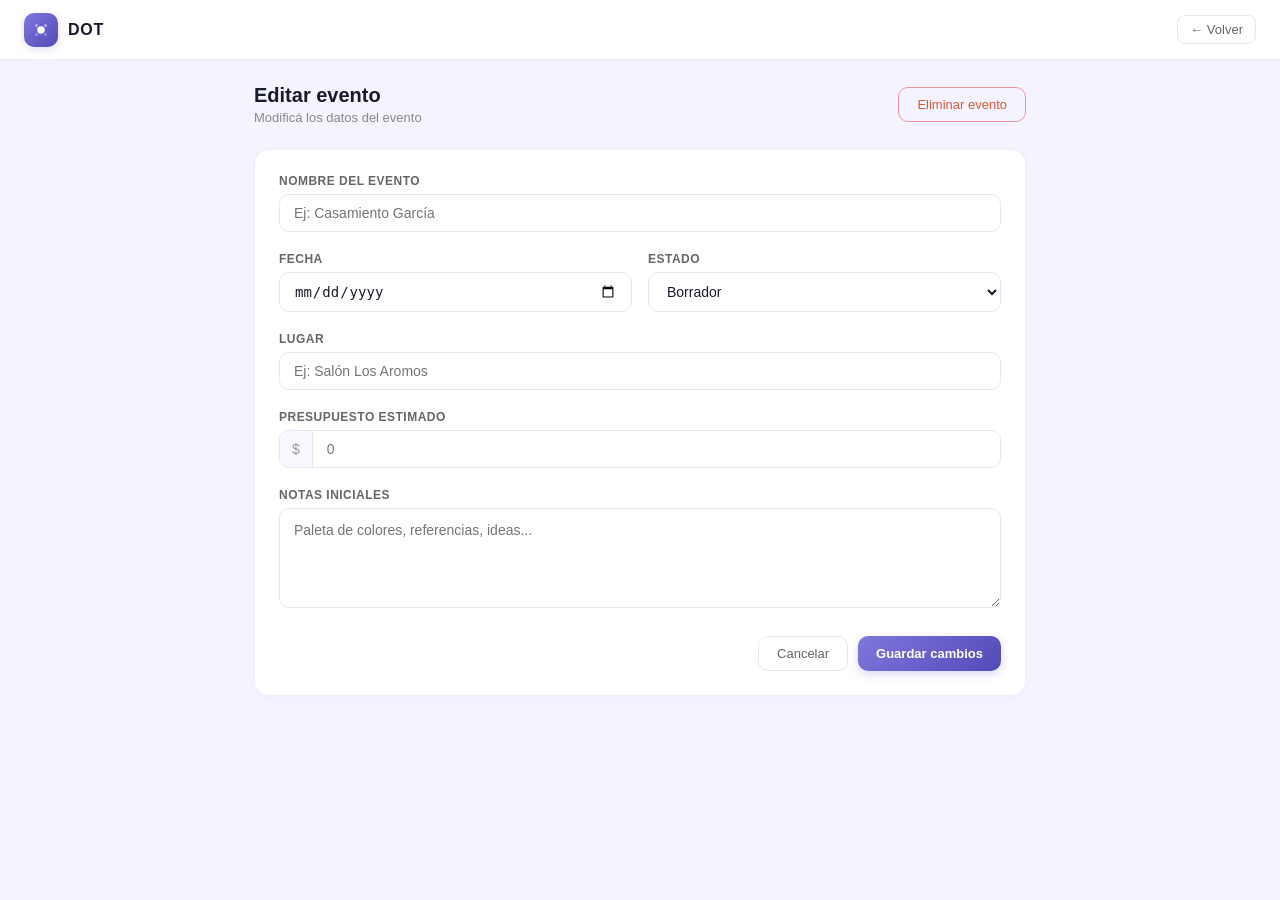
<file: pages/editar-evento.html>
<!DOCTYPE html>
<html lang="es">
<head>
  <meta charset="UTF-8" />
  <meta name="viewport" content="width=device-width, initial-scale=1.0"/>
  <title>Editar evento · DOT Eventos</title>
  <link rel="stylesheet" href="../css/style.css" />
  <link rel="stylesheet" href="../css/dashboard.css" />
  <link rel="stylesheet" href="../css/nuevo-evento.css" />
</head>
<body class="db-body-page">

  <nav class="db-nav">
    <div class="db-nav-logo">
      <div class="db-nav-icon">
        <svg viewBox="0 0 24 24" fill="none" xmlns="http://www.w3.org/2000/svg">
          <circle cx="12" cy="12" r="5" fill="white"/>
          <circle cx="6"  cy="6"  r="2" fill="white" opacity="0.5"/>
          <circle cx="18" cy="6"  r="2" fill="white" opacity="0.5"/>
          <circle cx="6"  cy="18" r="2" fill="white" opacity="0.3"/>
          <circle cx="18" cy="18" r="2" fill="white" opacity="0.3"/>
        </svg>
      </div>
      <span class="db-nav-name">DOT</span>
    </div>
    <div class="db-nav-right">
      <button class="btn-logout" id="btn-volver">← Volver</button>
    </div>
  </nav>

  <div class="db-content">

    <div class="db-header">
      <div>
        <div class="db-title">Editar evento</div>
        <div class="db-subtitle" id="subtitulo">Modificá los datos del evento</div>
      </div>
      <button class="btn-eliminar" id="btn-eliminar">Eliminar evento</button>
    </div>

    <div class="form-card">

      <div class="form-group">
        <label class="form-label">Nombre del evento</label>
        <input type="text" id="nombre" class="form-input" placeholder="Ej: Casamiento García" />
      </div>

      <div class="form-row">
        <div class="form-group">
          <label class="form-label">Fecha</label>
          <input type="date" id="fecha" class="form-input" />
        </div>
        <div class="form-group">
          <label class="form-label">Estado</label>
          <select id="estado" class="form-input">
            <option value="borrador">Borrador</option>
            <option value="progreso">En progreso</option>
            <option value="confirmado">Confirmado</option>
          </select>
        </div>
      </div>

      <div class="form-group">
        <label class="form-label">Lugar</label>
        <input type="text" id="lugar" class="form-input" placeholder="Ej: Salón Los Aromos" />
      </div>

      <div class="form-group">
        <label class="form-label">Presupuesto estimado</label>
        <div class="input-prefix">
          <span class="prefix">$</span>
          <input type="number" id="presupuesto" class="form-input with-prefix" placeholder="0" />
        </div>
      </div>

      <div class="form-group">
        <label class="form-label">Notas iniciales</label>
        <textarea id="notas" class="form-input form-textarea" placeholder="Paleta de colores, referencias, ideas..."></textarea>
      </div>

      <div class="form-actions">
        <button class="btn-cancel" id="btn-cancelar">Cancelar</button>
        <button class="btn-new" id="btn-guardar">Guardar cambios</button>
      </div>

    </div>

  </div>

  <script src="../js/editar-evento.js"></script>
</body>
</html>
</file>
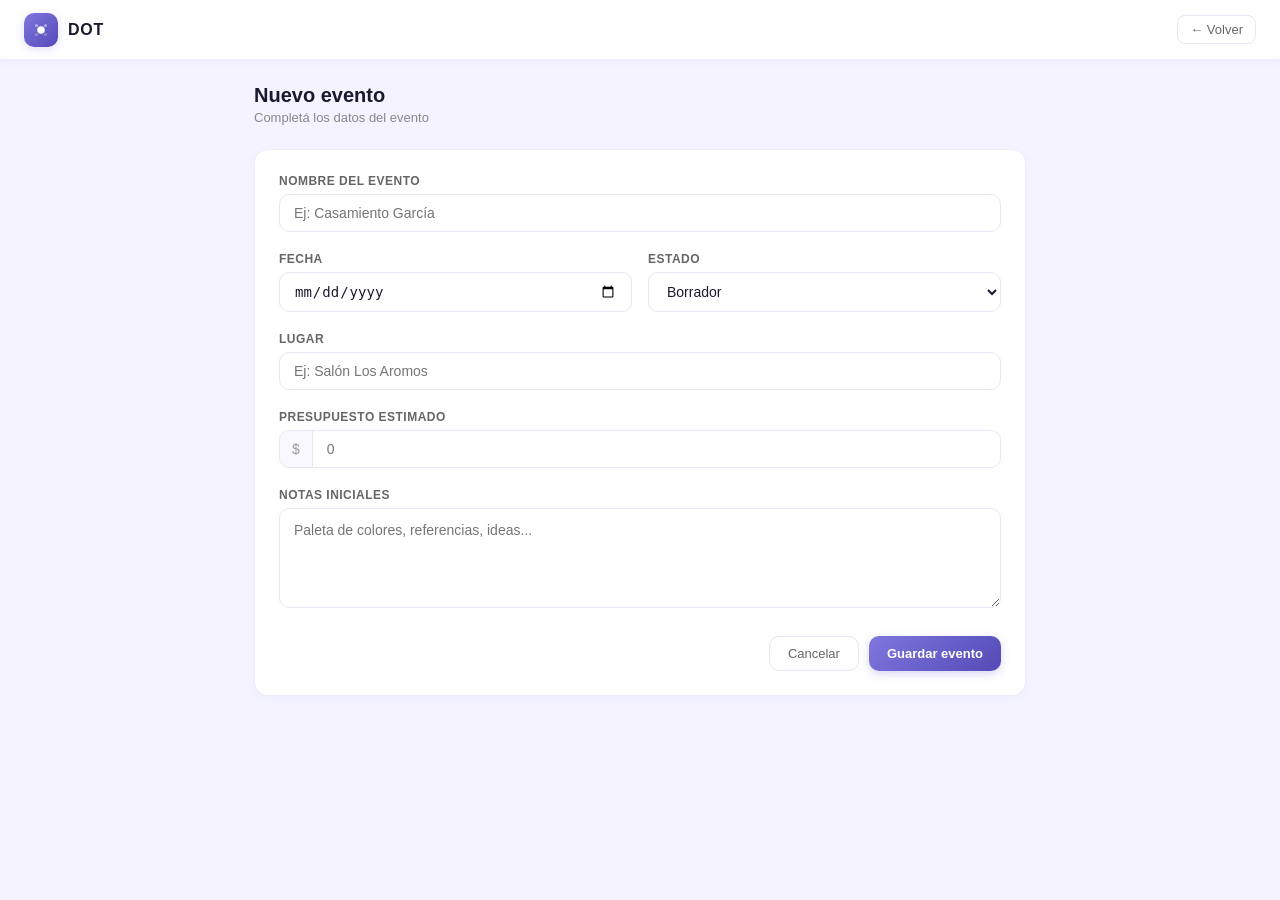
<file: pages/nuevo-evento.html>
<!DOCTYPE html>
<html lang="es">
<head>
  <meta charset="UTF-8" />
  <meta name="viewport" content="width=device-width, initial-scale=1.0"/>
  <title>Nuevo evento · DOT Eventos</title>
  <link rel="stylesheet" href="../css/style.css" />
  <link rel="stylesheet" href="../css/dashboard.css" />
  <link rel="stylesheet" href="../css/nuevo-evento.css" />
</head>
<body class="db-body-page">

  <nav class="db-nav">
    <div class="db-nav-logo">
      <div class="db-nav-icon">
        <svg viewBox="0 0 24 24" fill="none" xmlns="http://www.w3.org/2000/svg">
          <circle cx="12" cy="12" r="5" fill="white"/>
          <circle cx="6"  cy="6"  r="2" fill="white" opacity="0.5"/>
          <circle cx="18" cy="6"  r="2" fill="white" opacity="0.5"/>
          <circle cx="6"  cy="18" r="2" fill="white" opacity="0.3"/>
          <circle cx="18" cy="18" r="2" fill="white" opacity="0.3"/>
        </svg>
      </div>
      <span class="db-nav-name">DOT</span>
    </div>
    <div class="db-nav-right">
      <button class="btn-logout" onclick="window.location.href='dashboard.html'">← Volver</button>
    </div>
  </nav>

  <div class="db-content">

    <div class="db-header">
      <div>
        <div class="db-title">Nuevo evento</div>
        <div class="db-subtitle">Completá los datos del evento</div>
      </div>
    </div>

    <div class="form-card">

      <div class="form-group">
        <label class="form-label">Nombre del evento</label>
        <input type="text" id="nombre" class="form-input" placeholder="Ej: Casamiento García" />
      </div>

      <div class="form-row">
        <div class="form-group">
          <label class="form-label">Fecha</label>
          <input type="date" id="fecha" class="form-input" />
        </div>
        <div class="form-group">
          <label class="form-label">Estado</label>
          <select id="estado" class="form-input">
            <option value="borrador">Borrador</option>
            <option value="progreso">En progreso</option>
            <option value="confirmado">Confirmado</option>
          </select>
        </div>
      </div>

      <div class="form-group">
        <label class="form-label">Lugar</label>
        <input type="text" id="lugar" class="form-input" placeholder="Ej: Salón Los Aromos" />
      </div>

      <div class="form-group">
        <label class="form-label">Presupuesto estimado</label>
        <div class="input-prefix">
          <span class="prefix">$</span>
          <input type="number" id="presupuesto" class="form-input with-prefix" placeholder="0" />
        </div>
      </div>

      <div class="form-group">
        <label class="form-label">Notas iniciales</label>
        <textarea id="notas" class="form-input form-textarea" placeholder="Paleta de colores, referencias, ideas..."></textarea>
      </div>

      <div class="form-actions">
        <button class="btn-cancel" onclick="window.location.href='dashboard.html'">Cancelar</button>
        <button class="btn-new" id="btn-guardar">Guardar evento</button>
      </div>

    </div>

  </div>

  <script src="../js/nuevo-evento.js"></script>
</body>
</html>
</file>
<file: css/style.css>
* {
  margin: 0;
  padding: 0;
  box-sizing: border-box;
}

body {
  font-family: -apple-system, BlinkMacSystemFont, 'Segoe UI', sans-serif;
  background-color: #f4f3ff;
  min-height: 100vh;
  display: flex;
  align-items: center;
  justify-content: center;
}

.login-wrapper {
  width: 100%;
  padding: 1rem;
  display: flex;
  justify-content: center;
}

.login-card {
  background: #ffffff;
  border-radius: 20px;
  border: 1px solid #e8e6f0;
  padding: 2.5rem 2rem;
  width: 100%;
  max-width: 380px;
  display: flex;
  flex-direction: column;
  align-items: center;
  box-shadow: 0 4px 24px rgba(127,119,221,0.08);
}

.logo {
  display: flex;
  align-items: center;
  gap: 10px;
  margin-bottom: 1.25rem;
}

.logo-icon {
  width: 52px;
  height: 52px;
  border-radius: 16px;
  background: linear-gradient(135deg, #7F77DD, #534AB7);
  display: flex;
  align-items: center;
  justify-content: center;
  box-shadow: 0 4px 12px rgba(127,119,221,0.3);
}

.logo-icon svg { width: 28px; height: 28px; }

.logo-text {
  display: flex;
  flex-direction: column;
  line-height: 1.1;
}

.logo-name {
  font-size: 22px;
  font-weight: 700;
  color: #1a1a2e;
  letter-spacing: 0.06em;
}

.logo-sub {
  font-size: 11px;
  font-weight: 400;
  color: #888;
  letter-spacing: 0.16em;
  text-transform: uppercase;
}

.tagline {
  font-size: 14px;
  color: #666;
  margin-bottom: 2rem;
  text-align: center;
  line-height: 1.5;
}

.btn-google {
  width: 100%;
  display: flex;
  align-items: center;
  justify-content: center;
  gap: 10px;
  padding: 12px 16px;
  border-radius: 10px;
  border: 1.5px solid #e8e6f0;
  background: #fff;
  cursor: pointer;
  font-size: 14px;
  font-weight: 500;
  color: #333;
  margin-bottom: 1.5rem;
  transition: all 0.2s;
}

.btn-google:hover {
  background: #f9f8ff;
  border-color: #7F77DD;
  box-shadow: 0 2px 8px rgba(127,119,221,0.12);
}

.divider {
  width: 100%;
  display: flex;
  align-items: center;
  gap: 10px;
  margin-bottom: 1.5rem;
}

.divider span {
  flex: 1;
  height: 1px;
  background: #eee;
}

.divider p {
  font-size: 12px;
  color: #aaa;
  white-space: nowrap;
}

.form {
  width: 100%;
  display: flex;
  flex-direction: column;
  gap: 10px;
  margin-bottom: 1rem;
}

.form input {
  width: 100%;
  padding: 11px 14px;
  font-size: 14px;
  border-radius: 10px;
  border: 1.5px solid #e8e6f0;
  background: #fff;
  color: #333;
  outline: none;
  transition: border 0.2s;
}

.form input:focus { border-color: #7F77DD; }

.btn-primary {
  width: 100%;
  padding: 12px;
  border-radius: 10px;
  border: none;
  background: linear-gradient(135deg, #7F77DD, #534AB7);
  cursor: pointer;
  font-size: 14px;
  font-weight: 600;
  color: #fff;
  transition: all 0.2s;
  box-shadow: 0 4px 12px rgba(127,119,221,0.3);
}

.btn-primary:hover {
  transform: translateY(-1px);
  box-shadow: 0 6px 16px rgba(127,119,221,0.4);
}

.footer-note {
  font-size: 12px;
  color: #aaa;
  text-align: center;
  margin-top: 0.5rem;
}

/* Toast */
.toast {
  position: fixed;
  bottom: 24px;
  left: 50%;
  transform: translateX(-50%) translateY(100px);
  background: #1a1a2e;
  color: #fff;
  padding: 12px 24px;
  border-radius: 10px;
  font-size: 14px;
  font-weight: 500;
  z-index: 9999;
  transition: transform 0.3s ease;
  white-space: nowrap;
  box-shadow: 0 4px 16px rgba(0,0,0,0.2);
}

.toast.show { transform: translateX(-50%) translateY(0); }
.toast.success { background: #1D9E75; }
.toast.error { background: #D85A30; }
</file>
<file: css/dashboard.css>
.db-body-page {
  background: #f4f3ff;
  min-height: 100vh;
  display: block;
}

/* Navbar */
.db-nav {
  background: #fff;
  border-bottom: 1px solid #eeedf8;
  padding: 0 1.5rem;
  height: 60px;
  display: flex;
  align-items: center;
  justify-content: space-between;
  position: sticky;
  top: 0;
  z-index: 100;
  box-shadow: 0 1px 8px rgba(127,119,221,0.06);
}

.db-nav-logo {
  display: flex;
  align-items: center;
  gap: 10px;
}

.db-nav-icon {
  width: 34px;
  height: 34px;
  border-radius: 10px;
  background: linear-gradient(135deg, #7F77DD, #534AB7);
  display: flex;
  align-items: center;
  justify-content: center;
  box-shadow: 0 2px 8px rgba(127,119,221,0.25);
}

.db-nav-icon svg { width: 18px; height: 18px; }

.db-nav-name {
  font-size: 16px;
  font-weight: 700;
  color: #1a1a2e;
  letter-spacing: 0.05em;
}

.db-nav-right {
  display: flex;
  align-items: center;
  gap: 10px;
}

.db-avatar {
  width: 34px;
  height: 34px;
  border-radius: 50%;
  background: linear-gradient(135deg, #7F77DD, #534AB7);
  display: flex;
  align-items: center;
  justify-content: center;
  font-size: 13px;
  font-weight: 600;
  color: #fff;
  box-shadow: 0 2px 6px rgba(127,119,221,0.25);
}

.btn-logout {
  background: transparent;
  border: 1px solid #e8e6f0;
  border-radius: 8px;
  padding: 6px 12px;
  font-size: 13px;
  color: #666;
  cursor: pointer;
  transition: all 0.2s;
}

.btn-logout:hover {
  background: #f4f3ff;
  border-color: #7F77DD;
  color: #7F77DD;
}

.btn-agenda {
  background: transparent;
  border: 1px solid #7F77DD;
  border-radius: 8px;
  padding: 6px 12px;
  font-size: 13px;
  font-weight: 500;
  color: #7F77DD;
  cursor: pointer;
  transition: all 0.2s;
}

.btn-agenda:hover {
  background: #7F77DD;
  color: #fff;
}

/* Contenido */
.db-content {
  padding: 1.5rem;
  max-width: 820px;
  margin: 0 auto;
}

.db-header {
  display: flex;
  align-items: center;
  justify-content: space-between;
  margin-bottom: 1.5rem;
}

.db-title {
  font-size: 20px;
  font-weight: 700;
  color: #1a1a2e;
}

.db-subtitle {
  font-size: 13px;
  color: #888;
  margin-top: 3px;
}

.btn-new {
  background: linear-gradient(135deg, #7F77DD, #534AB7);
  color: #fff;
  border: none;
  border-radius: 10px;
  padding: 9px 18px;
  font-size: 13px;
  font-weight: 600;
  cursor: pointer;
  transition: all 0.2s;
  box-shadow: 0 3px 10px rgba(127,119,221,0.3);
}

.btn-new:hover {
  transform: translateY(-1px);
  box-shadow: 0 5px 14px rgba(127,119,221,0.4);
}

/* Métricas */
.db-metrics {
  display: grid;
  grid-template-columns: repeat(3, 1fr);
  gap: 14px;
  margin-bottom: 1.5rem;
}

.metric {
  background: #fff;
  border-radius: 14px;
  border: 1px solid #eeedf8;
  padding: 1.1rem 1.25rem;
  transition: all 0.2s;
  box-shadow: 0 2px 8px rgba(127,119,221,0.04);
}

.metric:hover {
  border-color: #c5c1f0;
  box-shadow: 0 4px 14px rgba(127,119,221,0.1);
}

.metric-label {
  font-size: 12px;
  color: #999;
  margin-bottom: 8px;
  font-weight: 500;
  text-transform: uppercase;
  letter-spacing: 0.04em;
}

.metric-value {
  font-size: 26px;
  font-weight: 700;
  color: #1a1a2e;
}

.metric-value-sm {
  font-size: 17px;
  padding-top: 4px;
}

.metric-sub {
  font-size: 11px;
  color: #bbb;
  margin-top: 4px;
}

.db-section-title {
  font-size: 13px;
  font-weight: 600;
  color: #888;
  margin-bottom: 0.75rem;
  text-transform: uppercase;
  letter-spacing: 0.05em;
}

/* Búsqueda */
.search-wrapper {
  position: relative;
  margin-bottom: 0.75rem;
}

.search-bar {
  width: 100%;
  padding: 11px 14px 11px 38px;
  font-size: 14px;
  border-radius: 10px;
  border: 1px solid #e8e6f0;
  background: #fff;
  color: #1a1a2e;
  outline: none;
  transition: all 0.2s;
}

.search-bar:focus {
  border-color: #7F77DD;
  box-shadow: 0 0 0 3px rgba(127,119,221,0.1);
}

.search-icon {
  position: absolute;
  left: 13px;
  top: 50%;
  transform: translateY(-50%);
  color: #bbb;
  font-size: 14px;
  pointer-events: none;
}

/* Filtros */
.filtros {
  display: flex;
  gap: 6px;
  margin-bottom: 1.25rem;
  flex-wrap: wrap;
}

.filtro-btn {
  background: #fff;
  border: 1px solid #e8e6f0;
  border-radius: 20px;
  padding: 5px 14px;
  font-size: 12px;
  font-weight: 500;
  color: #888;
  cursor: pointer;
  transition: all 0.2s;
}

.filtro-btn:hover {
  border-color: #7F77DD;
  color: #7F77DD;
}

.filtro-btn.active {
  background: #7F77DD;
  border-color: #7F77DD;
  color: #fff;
  box-shadow: 0 2px 8px rgba(127,119,221,0.25);
}

/* Event list */
.event-list {
  display: flex;
  flex-direction: column;
  gap: 10px;
}

.event-empty {
  background: #fff;
  border-radius: 14px;
  border: 1px dashed #e0dff0;
  padding: 2.5rem;
  text-align: center;
  font-size: 14px;
  color: #bbb;
}

.event-card {
  background: #fff;
  border-radius: 14px;
  border: 1px solid #eeedf8;
  padding: 1rem 1.25rem;
  display: flex;
  align-items: center;
  gap: 1rem;
  cursor: pointer;
  transition: all 0.2s;
  box-shadow: 0 2px 6px rgba(127,119,221,0.04);
  animation: fadeInUp 0.3s ease both;
}

@keyframes fadeInUp {
  from { opacity: 0; transform: translateY(8px); }
  to { opacity: 1; transform: translateY(0); }
}

.event-card:hover {
  border-color: #a9a3e8;
  box-shadow: 0 4px 16px rgba(127,119,221,0.12);
  transform: translateY(-1px);
}

.event-dot {
  width: 10px;
  height: 10px;
  border-radius: 50%;
  flex-shrink: 0;
}

.event-info { flex: 1; }

.event-name {
  font-size: 14px;
  font-weight: 600;
  color: #1a1a2e;
}

.event-date {
  font-size: 12px;
  color: #999;
  margin-top: 3px;
}

.event-badge {
  font-size: 11px;
  font-weight: 600;
  padding: 3px 10px;
  border-radius: 20px;
  white-space: nowrap;
  letter-spacing: 0.02em;
}

.badge-confirmado { background: #e1f5ee; color: #0F6E56; }
.badge-progreso   { background: #faeeda; color: #854F0B; }
.badge-borrador   { background: #f1efe8; color: #5F5E5A; }

.event-amount {
  font-size: 13px;
  font-weight: 600;
  color: #534AB7;
  text-align: right;
  min-width: 80px;
}

/* Banner reuniones */
.banner-reuniones {
  background: linear-gradient(135deg, #faf9ff, #f0eeff);
  border: 1px solid #c5c1f0;
  border-radius: 14px;
  padding: 1rem 1.25rem;
  margin-bottom: 1.25rem;
  position: relative;
}

.banner-titulo {
  font-size: 14px;
  font-weight: 600;
  color: #1a1a2e;
  margin-bottom: 6px;
}

.banner-lista {
  display: flex;
  flex-direction: column;
  gap: 4px;
}

.banner-lista span {
  font-size: 13px;
  color: #534AB7;
}

.banner-cerrar {
  position: absolute;
  top: 10px;
  right: 12px;
  background: transparent;
  border: none;
  color: #bbb;
  cursor: pointer;
  font-size: 14px;
  transition: color 0.2s;
}

.banner-cerrar:hover { color: #D85A30; }

/* Responsive */
@media (max-width: 480px) {
  .db-metrics { grid-template-columns: repeat(2, 1fr); }
  .db-content { padding: 1rem; }
  .db-nav { padding: 0 1rem; height: 54px; }
  .event-amount { display: none; }
  .db-nav-name { font-size: 14px; }
}
.event-pasado {
  opacity: 0.65;
}

.event-pasado:hover {
  opacity: 1;
}

#lista-titulo {
  transition: all 0.2s;
}
.graficos-wrapper {
  display: grid;
  grid-template-columns: 1fr 1fr;
  gap: 14px;
  margin-bottom: 1.5rem;
}

.grafico-card {
  background: #fff;
  border-radius: 14px;
  border: 1px solid #eeedf8;
  padding: 1rem 1.25rem;
  box-shadow: 0 2px 8px rgba(127,119,221,0.04);
}

.grafico-titulo {
  font-size: 12px;
  font-weight: 600;
  color: #999;
  text-transform: uppercase;
  letter-spacing: 0.05em;
  margin-bottom: 0.75rem;
}

.event-pasado { opacity: 0.65; }
.event-pasado:hover { opacity: 1; }

@media (max-width: 600px) {
  .graficos-wrapper { grid-template-columns: 1fr; }
}
</file>
<file: css/nuevo-evento.css>
.form-card {
  background: #fff;
  border-radius: 14px;
  border: 1px solid #eeedf8;
  padding: 1.5rem;
  display: flex;
  flex-direction: column;
  gap: 1.25rem;
  box-shadow: 0 2px 8px rgba(127,119,221,0.04);
}

.form-group {
  display: flex;
  flex-direction: column;
  gap: 6px;
}

.form-label {
  font-size: 12px;
  font-weight: 600;
  color: #666;
  text-transform: uppercase;
  letter-spacing: 0.04em;
}

.form-input {
  padding: 10px 14px;
  font-size: 14px;
  border-radius: 10px;
  border: 1.5px solid #e8e6f0;
  background: #fff;
  color: #1a1a2e;
  outline: none;
  transition: all 0.2s;
  width: 100%;
  box-sizing: border-box;
}

.form-input:focus {
  border-color: #7F77DD;
  box-shadow: 0 0 0 3px rgba(127,119,221,0.1);
}

.form-textarea {
  min-height: 100px;
  resize: vertical;
  font-family: inherit;
  line-height: 1.6;
}

.form-row {
  display: grid;
  grid-template-columns: 1fr 1fr;
  gap: 1rem;
}

.input-prefix {
  display: flex;
  align-items: center;
  border: 1.5px solid #e8e6f0;
  border-radius: 10px;
  overflow: hidden;
  transition: all 0.2s;
}

.input-prefix:focus-within {
  border-color: #7F77DD;
  box-shadow: 0 0 0 3px rgba(127,119,221,0.1);
}

.prefix {
  padding: 10px 12px;
  font-size: 14px;
  color: #999;
  background: #f9f8ff;
  border-right: 1.5px solid #e8e6f0;
  font-weight: 500;
}

.with-prefix {
  border: none;
  border-radius: 0;
  flex: 1;
  box-shadow: none !important;
}

.form-actions {
  display: flex;
  justify-content: flex-end;
  gap: 10px;
  padding-top: 0.5rem;
}

.btn-cancel {
  background: transparent;
  border: 1px solid #e8e6f0;
  border-radius: 10px;
  padding: 9px 18px;
  font-size: 13px;
  color: #666;
  cursor: pointer;
  transition: all 0.2s;
}

.btn-cancel:hover {
  background: #f4f3ff;
  border-color: #7F77DD;
  color: #7F77DD;
}

.btn-eliminar {
  background: transparent;
  border: 1px solid #F09595;
  border-radius: 10px;
  padding: 9px 18px;
  font-size: 13px;
  color: #D85A30;
  cursor: pointer;
  transition: all 0.2s;
}

.btn-eliminar:hover {
  background: #FAECE7;
  border-color: #D85A30;
}

.form-section-title {
  font-size: 11px;
  font-weight: 700;
  color: #7F77DD;
  text-transform: uppercase;
  letter-spacing: 0.1em;
  padding-bottom: 8px;
  border-bottom: 1px solid #eeedf8;
}

@media (max-width: 480px) {
  .form-row { grid-template-columns: 1fr; }
  .form-card { padding: 1rem; }
}
</file>
